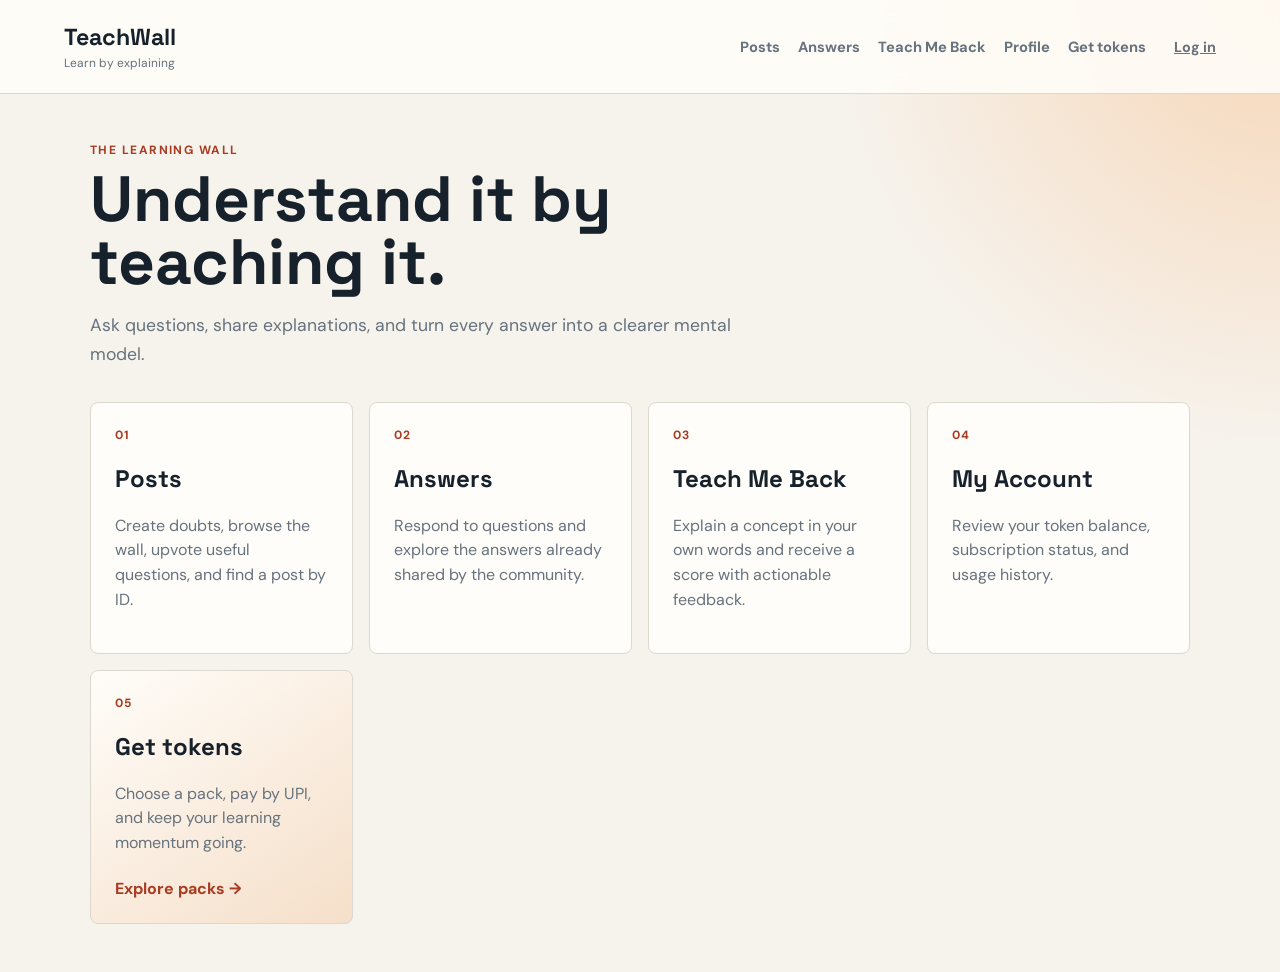
<file: index.html>
<!doctype html>
<html lang="en"><head><meta charset="UTF-8"><meta name="viewport" content="width=device-width,initial-scale=1"><title>TeachWall</title><link rel="stylesheet" href="styles.css"></head>
<body><header class="site-header" data-site-header></header><main>
<section class="intro"><div class="eyebrow">The learning wall</div><h1>Understand it by teaching it.</h1><p>Ask questions, share explanations, and turn every answer into a clearer mental model.</p></section>
<section class="grid">
<a class="module" href="posts.html"><div class="eyebrow">01</div><h2>Posts</h2><p>Create doubts, browse the wall, upvote useful questions, and find a post by ID.</p></a>
<a class="module" href="answers.html"><div class="eyebrow">02</div><h2>Answers</h2><p>Respond to questions and explore the answers already shared by the community.</p></a>
<a class="module" href="teachback.html"><div class="eyebrow">03</div><h2>Teach Me Back</h2><p>Explain a concept in your own words and receive a score with actionable feedback.</p></a>
<a class="module" href="profile.html"><div class="eyebrow">04</div><h2>My Account</h2><p>Review your token balance, subscription status, and usage history.</p></a>
<a class="module payment-module" href="payment.html"><div class="eyebrow">05</div><h2>Get tokens</h2><p>Choose a pack, pay by UPI, and keep your learning momentum going.</p><span class="module-arrow">Explore packs &rarr;</span></a>
</section></main><script src="app.js"></script><script>renderHeader();</script></body></html>
</file>
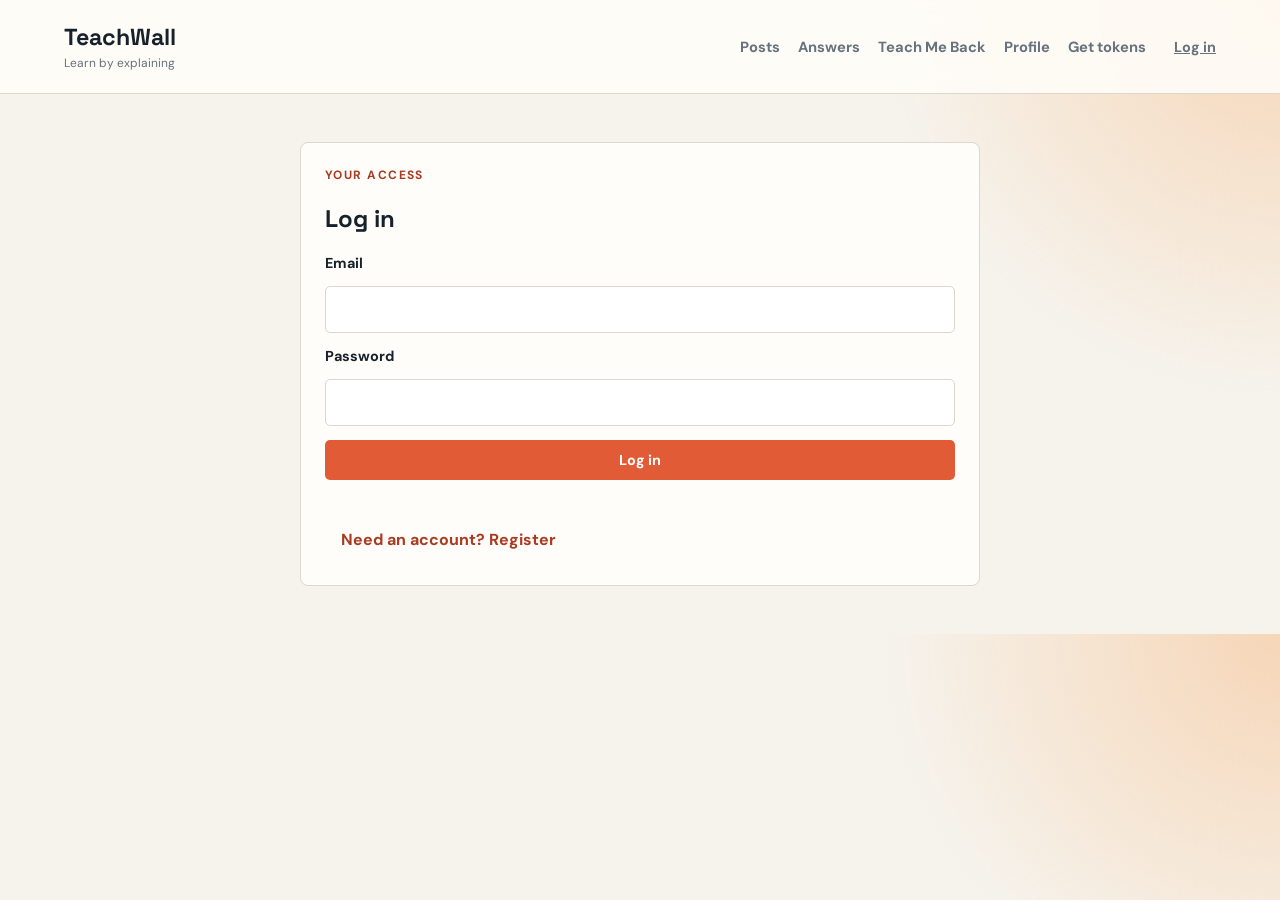
<file: admin.html>
<!doctype html>
<html lang="en"><head><meta charset="UTF-8"><meta name="viewport" content="width=device-width,initial-scale=1"><title>Admin | TeachWall</title><link rel="stylesheet" href="styles.css"></head>
<body><header class="site-header" data-site-header></header><main><section class="intro"><div class="eyebrow">Administration</div><h1>Manage members.</h1><p>Update token balances, reset expired balances, or change a member's role.</p></section><section class="panel"><div class="actions"><h2 style="margin:0 auto 0 0">Users</h2><button id="reload" class="secondary" type="button">Refresh</button></div><div id="adminMessage" class="message" role="status"></div><div class="table-wrap"><table><thead><tr><th>User</th><th>Role</th><th>Remaining</th><th>Actions</th></tr></thead><tbody id="users"></tbody></table></div></section></main><script src="app.js"></script><script>
renderHeader('admin');
if (!requireAuth()) throw new Error('Authentication required');

const users = document.getElementById('users');
const message = document.getElementById('adminMessage');

function roleActionLabel(role) {
    return role === 'User' ? 'Make Admin Or SuperAdmin' : 'Make user';
}

function roleActionValue(role) {
    if (role !== 'User') return '0';
    const requestedRole = prompt('Enter the new role: Admin or SuperAdmin', 'Admin');
    if (!requestedRole) return null;
    const normalizedRole = requestedRole.trim().toLowerCase();
    if (normalizedRole === 'admin') return '1';
    if (normalizedRole === 'superadmin') return '2';
    showMessage(message, 'Role must be Admin or SuperAdmin.', 'error');
    return null;
}

async function loadUsers() {
    try {
        const data = await apiFetch('/admin/users');
        users.innerHTML = data.map(user => `
            <tr>
                <td>${user.username}<br><span class="muted">${user.email}</span></td>
                <td>${user.role}</td>
                <td>${user.remainingTokens}</td>
                <td><div class="actions">
                    <button type="button" data-add="${user.id}">Add tokens</button>
                    <button type="button" class="secondary" data-reset="${user.id}">Reset</button>
                    <button type="button" class="secondary" data-role="${user.id}" data-current-role="${user.role}">${roleActionLabel(user.role)}</button>
                </div></td>
            </tr>`).join('');
    } catch (error) {
        showMessage(message, error.message, 'error');
    }
}

users.addEventListener('click', async event => {
    const button = event.target.closest('button');
    if (!button) return;

    const userId = Number(button.dataset.add || button.dataset.reset || button.dataset.role);
    button.disabled = true;

    try {
        if (button.dataset.add) {
            const amount = prompt('Tokens to add:', '25000');
            if (!amount) return;
            const tokenAmount = Number(amount);
            if (!Number.isInteger(tokenAmount) || tokenAmount <= 0) {
                throw new Error('Enter a positive whole number of tokens.');
            }
            await apiFetch(`/admin/users/${userId}/tokens`, {
                method: 'PUT',
                body: JSON.stringify({ userId, availableTokens: tokenAmount, reason: 'Amount Paid' })
            });
            showMessage(message, 'Tokens updated successfully.', 'success');
        } else if (button.dataset.reset) {
            if (!confirm('Reset this user tokens?')) return;
            await apiFetch(`/admin/users/${userId}/reset-tokens`, {
                method: 'POST',
                body: JSON.stringify({ userId, reason: 'Token Expired' })
            });
            showMessage(message, 'Tokens reset successfully.', 'success');
        } else if (button.dataset.role) {
            const role = roleActionValue(button.dataset.currentRole);
            if (role === null) return;
            await apiFetch(`/admin/users/${userId}/assign-role`, {
                method: 'POST',
                body: JSON.stringify({ userId, role })
            });
            showMessage(message, 'Role updated successfully.', 'success');
        }
        await loadUsers();
    } catch (error) {
        showMessage(message, error.message, 'error');
    } finally {
        button.disabled = false;
    }
});

document.getElementById('reload').addEventListener('click', loadUsers);
loadUsers();
</script></body></html>
</file>
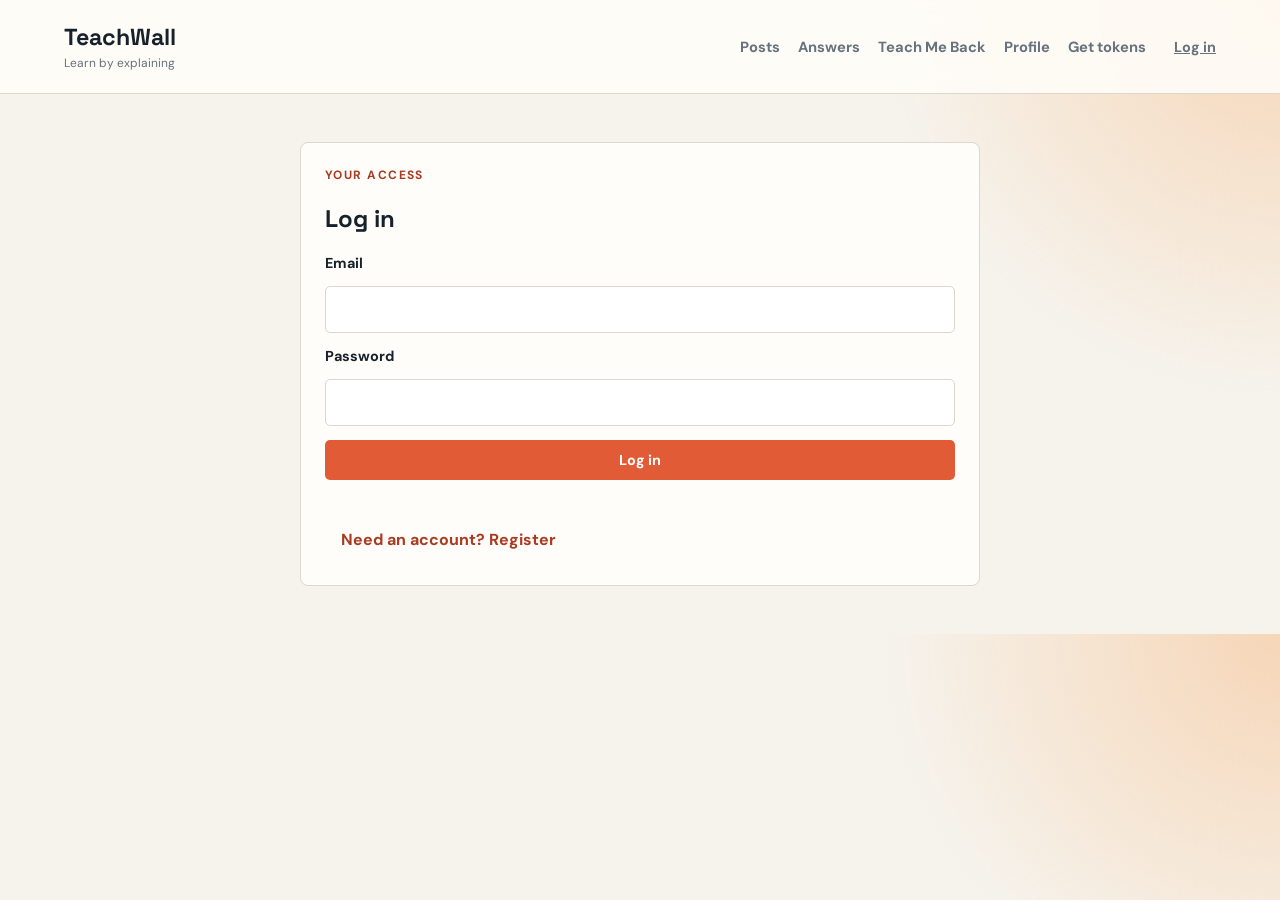
<file: answers.html>
<!doctype html>
<html lang="en"><head><meta charset="UTF-8"><meta name="viewport" content="width=device-width,initial-scale=1"><title>Answers | TeachWall</title><link rel="stylesheet" href="styles.css"></head>
<body><header class="site-header" data-site-header></header><main><section class="intro"><div class="eyebrow">Community</div><h1>Answers that move ideas forward.</h1><p>Choose a post, add what you know, and make the next explanation easier to find.</p></section><div class="grid"><section class="panel"><h2>Submit an answer</h2><form id="answerForm"><label for="postId">Post ID</label><input id="postId" type="number" min="0" required><label for="answer">Your answer</label><textarea id="answer" required placeholder="Explain it clearly..."></textarea><label for="author">Author</label><input id="author" required><button>Submit answer</button></form><div id="answerMessage" class="message"></div></section><section class="panel"><h2>Load answers</h2><form id="answersForm"><label for="answersPostId">Post ID</label><input id="answersPostId" type="number" min="0" required><button class="secondary">Load answers</button></form><div id="answersList"></div></section></div><section class="panel" style="margin-top:16px"><h2>Find an answer</h2><form id="singleForm"><label for="answerId">Answer ID</label><input id="answerId" type="number" min="0" required><div class="actions"><button>Load answer</button><button type="button" id="deleteAnswer" class="danger">Delete answer</button></div></form><div id="singleAnswer" class="message"></div></section></main><script src="app.js"></script><script>
renderHeader('answers');if(!requireAuth())throw new Error('Authentication required');const postQuery=new URLSearchParams(location.search).get('postId');if(postQuery){postId.value=postQuery;answersPostId.value=postQuery}author.value=getCurrentUser()?.username||'';function renderAnswers(data){const items=Array.isArray(data)?data:data.answers||data.items||[];answersList.innerHTML=items.length?items.map(a=>`<article class="answer-item"><p>${a.answer||a.text||''}</p><div class="post-meta">By ${a.author||'Anonymous'} · Answer #${a.id}</div></article>`).join(''):'<p class="muted">No answers found.</p>'}async function loadAnswers(id){answersList.textContent='Loading answers...';try{renderAnswers(await apiFetch('/answers/post/'+id))}catch(e){showMessage(answersList,e.message,'error')}}document.getElementById('answerForm').onsubmit=async e=>{e.preventDefault();try{await apiFetch('/answers',{method:'POST',body:JSON.stringify({postId:Number(postId.value),answer:answer.value.trim(),author:author.value.trim()})});showMessage(answerMessage,'Answer submitted.','success');e.target.reset();author.value=getCurrentUser()?.username||'';await loadAnswers(postId.value)}catch(x){showMessage(answerMessage,x.message,'error')}};document.getElementById('answersForm').onsubmit=e=>{e.preventDefault();loadAnswers(answersPostId.value)};document.getElementById('singleForm').onsubmit=async e=>{e.preventDefault();try{const a=await apiFetch('/answers/'+Number(answerId.value));singleAnswer.innerHTML=`<article class="answer-item"><p>${a.answer||a.text||''}</p><div class="post-meta">By ${a.author||'Anonymous'}</div></article>`}catch(x){showMessage(singleAnswer,x.message,'error')}};document.getElementById('deleteAnswer').onclick=async()=>{try{const id=Number(answerId.value);if(!confirm('Delete this answer?'))return;await apiFetch('/answers/'+id,{method:'DELETE'});showMessage(singleAnswer,'Answer deleted.','success')}catch(x){showMessage(singleAnswer,x.message,'error')}};if(postQuery)loadAnswers(postQuery);
</script></body></html>
</file>
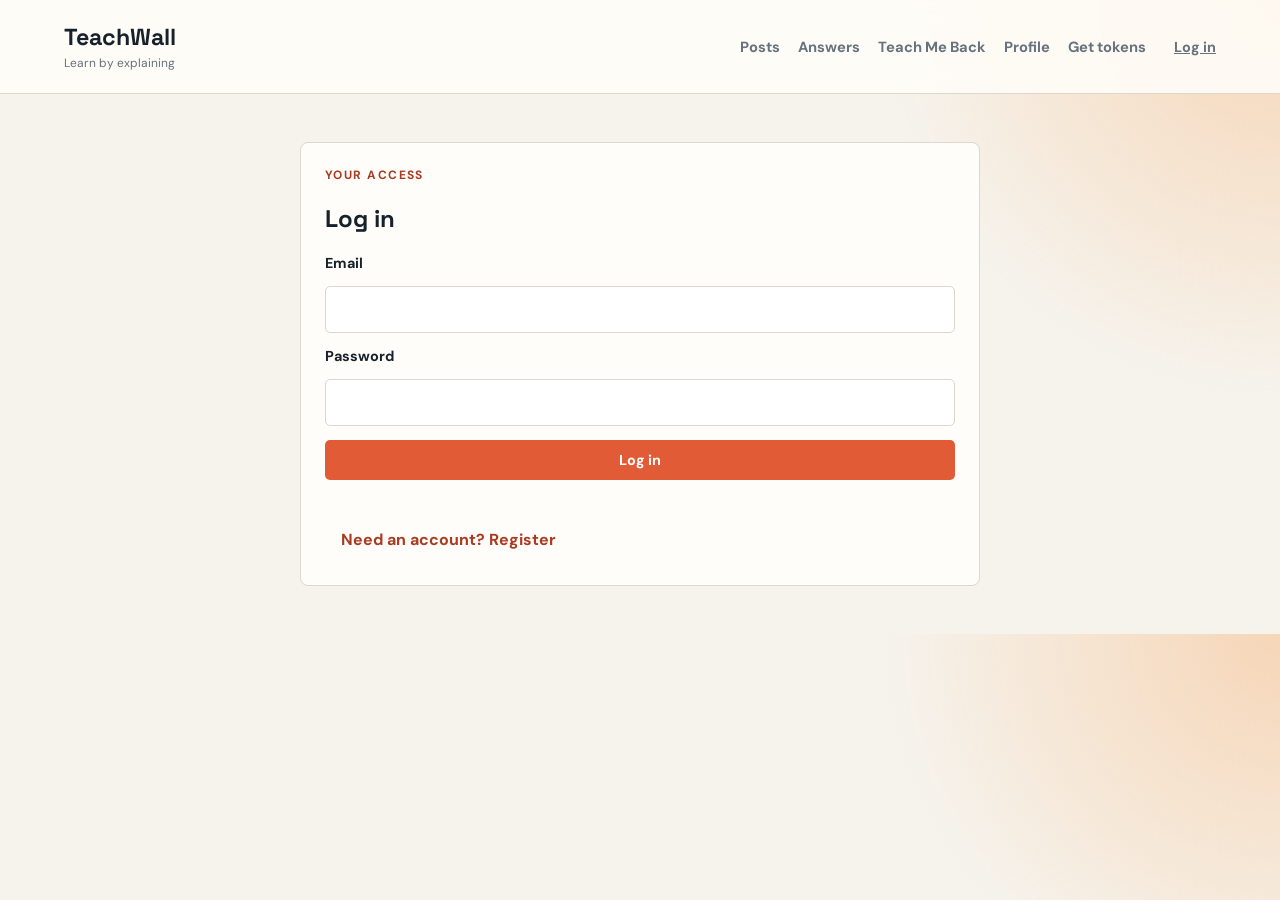
<file: auth.html>
<!doctype html>
<html lang="en"><head><meta charset="UTF-8"><meta name="viewport" content="width=device-width,initial-scale=1"><title>Log in | TeachWall</title><link rel="stylesheet" href="styles.css"></head>
<body><header class="site-header" data-site-header></header><main class="narrow"><section class="panel"><div class="eyebrow">Your access</div><h1 id="authTitle">Log in</h1><form id="authForm"><div id="usernameField" class="hidden"><label for="username">Username</label><input id="username" autocomplete="username"></div><label for="email">Email</label><input id="email" type="email" required autocomplete="email"><label for="password">Password</label><input id="password" type="password" required autocomplete="current-password"><button id="authSubmit">Log in</button></form><div id="authMessage" class="message" role="status"></div><button id="toggleAuth" class="link-button" type="button">Need an account? Register</button></section></main><script src="app.js"></script><script>
renderHeader(); let registerMode=false; const form=document.getElementById('authForm'); const title=document.getElementById('authTitle'); const username=document.getElementById('usernameField'); const submit=document.getElementById('authSubmit'); const toggle=document.getElementById('toggleAuth'); const message=document.getElementById('authMessage');
toggle.addEventListener('click',()=>{registerMode=!registerMode; title.textContent=registerMode?'Register':'Log in'; username.classList.toggle('hidden',!registerMode); document.getElementById('password').autocomplete=registerMode?'new-password':'current-password'; submit.textContent=registerMode?'Create account':'Log in'; toggle.textContent=registerMode?'Already have an account? Log in':'Need an account? Register';});
form.addEventListener('submit',async e=>{e.preventDefault(); submit.disabled=true; showMessage(message,registerMode?'Creating account...':'Signing in...'); try { const path=registerMode?'/auth/register':'/auth/login'; const body=registerMode?{username:document.getElementById('username').value.trim(),email:email.value.trim(),password:password.value}:{email:email.value.trim(),password:password.value}; const data=await apiFetch(path,{method:'POST',body:JSON.stringify(body)}); if(registerMode){showMessage(message,'Registration successful. You can now log in.','success'); toggle.click();} else {setSession(data); window.location.href='index.html';} } catch(error){showMessage(message,error.message,'error');} finally{submit.disabled=false;} });
</script></body></html>
</file>
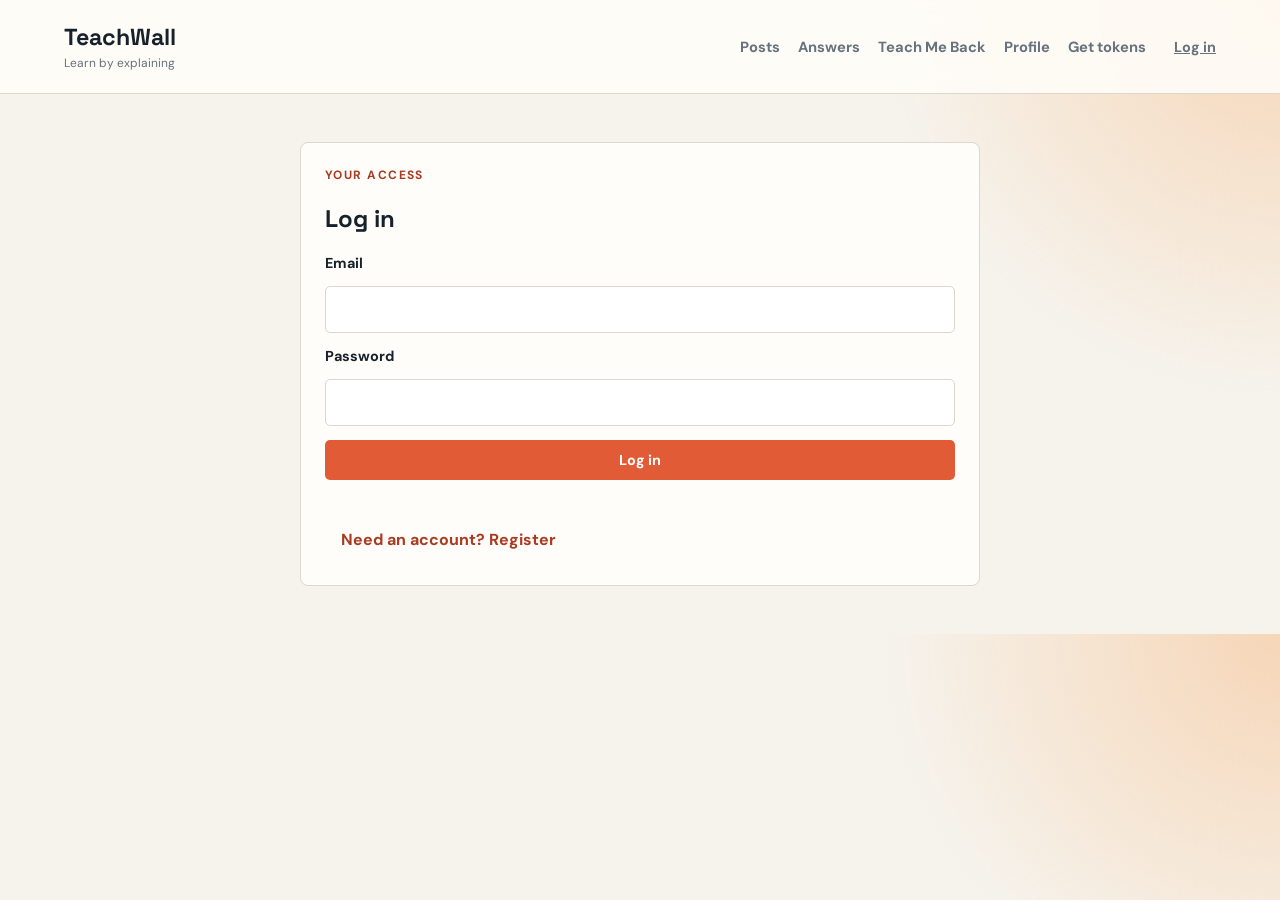
<file: posts.html>
<!doctype html>
<html lang="en"><head><meta charset="UTF-8"><meta name="viewport" content="width=device-width,initial-scale=1"><title>Posts | TeachWall</title><link rel="stylesheet" href="styles.css"></head>
<body><header class="site-header" data-site-header></header><main><section class="intro"><div class="eyebrow">Community</div><h1>The doubt wall</h1><p>Ask clearly. Browse generously. Good questions make a better learning space.</p></section><div class="grid"><section class="panel"><h2>Post a doubt</h2><form id="postForm"><label for="title">Question</label><input id="title" required placeholder="What do you want to understand?"><label for="description">More context</label><textarea id="description" required placeholder="Add details that help others answer..."></textarea><label for="subject">Subject</label><input id="subject" value="General" required><label for="author">Author</label><input id="author" required><button>Publish question</button></form><div id="postMessage" class="message"></div></section><section class="panel"><h2>Find a post</h2><form id="lookupForm"><label for="lookupId">Post ID</label><input id="lookupId" type="number" min="0" required><button class="secondary">Load post</button></form><div id="singlePost" class="message"></div></section></div><section class="panel" style="margin-top:16px"><div class="actions"><h2 style="margin:0 auto 0 0">Recent posts</h2><button id="reload" class="secondary">Refresh</button></div><div id="postsList">Loading posts...</div></section></main><script src="app.js"></script><script>
renderHeader('posts'); if(!requireAuth()) throw new Error('Authentication required'); const list=document.getElementById('postsList'); const parsePost=p=>`<article class="post-item"><h3>${p.title||'Untitled post'}</h3><p>${p.description||''}</p><div class="post-meta">Post #${p.id} · ${p.subject||'General'} · ${p.author||'Anonymous'} · ${p.upvotes||0} upvotes</div><div class="actions"><button data-upvote="${p.id}" class="secondary">Upvote</button><a class="button secondary" href="answers.html?postId=${p.id}">View answers</a></div></article>`;
async function load(){try{const data=await apiFetch('/posts');const posts=Array.isArray(data)?data:data.posts||data.items||[];list.innerHTML=posts.length?posts.map(parsePost).join(''):'No posts found.'; list.querySelectorAll('[data-upvote]').forEach(b=>b.onclick=async()=>{b.disabled=true;try{await apiFetch('/upvotes',{method:'POST',body:JSON.stringify({postId:Number(b.dataset.upvote)})});await load();}catch(e){alert(e.message)}finally{b.disabled=false}})}catch(e){showMessage(list,e.message,'error')}}
document.getElementById('postForm').onsubmit=async e=>{e.preventDefault();const button=e.target.querySelector('button');button.disabled=true;try{await apiFetch('/posts',{method:'POST',body:JSON.stringify({title:title.value.trim(),description:description.value.trim(),subject:subject.value.trim(),author:author.value.trim()})});showMessage(postMessage,'Question published.','success');e.target.reset();subject.value='General';await load()}catch(x){showMessage(postMessage,x.message,'error')}finally{button.disabled=false}};
document.getElementById('lookupForm').onsubmit=async e=>{e.preventDefault();try{const p=await apiFetch('/posts/'+Number(lookupId.value));singlePost.innerHTML=`<article class="post-item"><h3>${p.title}</h3><p>${p.description}</p><div class="post-meta">Post #${p.id} · ${p.subject} · ${p.author}</div></article>`}catch(x){showMessage(singlePost,x.message,'error')}}; document.getElementById('reload').onclick=load; author.value=getCurrentUser()?.username||''; const queryId=new URLSearchParams(location.search).get('postId'); if(queryId){lookupId.value=queryId;document.getElementById('lookupForm').requestSubmit()} load();
</script></body></html>
</file>
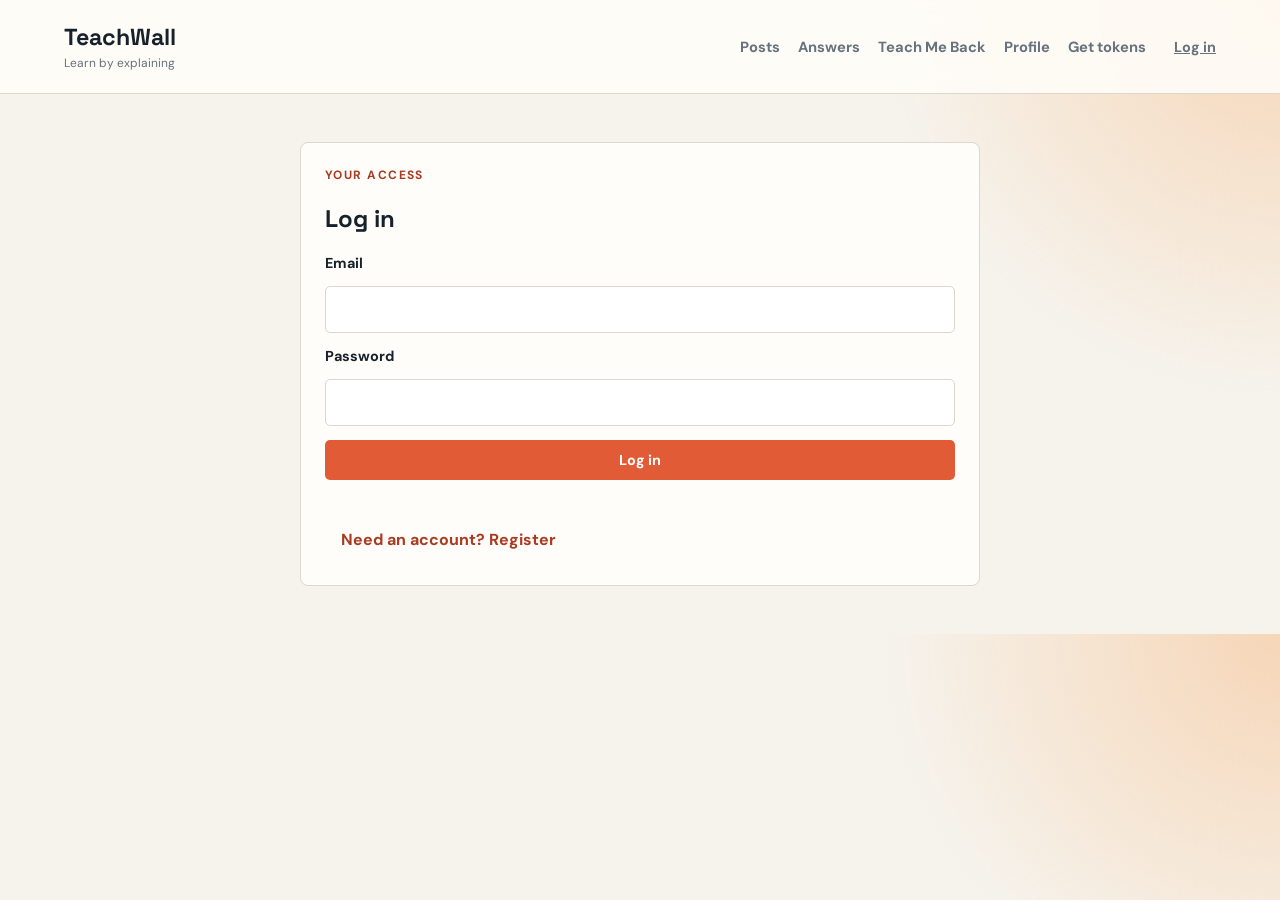
<file: profile.html>
<!doctype html>
<html lang="en"><head><meta charset="UTF-8"><meta name="viewport" content="width=device-width,initial-scale=1"><title>Profile | TeachWall</title><link rel="stylesheet" href="styles.css"></head>
<body><header class="site-header" data-site-header></header><main><section class="intro"><div class="eyebrow">Account</div><h1>Your learning balance.</h1><p>Keep an eye on the tokens used by your TeachWall activity.</p></section><section id="profile" class="panel">Loading profile...</section><section class="panel" style="margin-top:16px"><div class="actions"><h2 style="margin:0 auto 0 0">Usage history</h2><button id="refresh" class="secondary">Refresh</button></div><div class="table-wrap"><table><thead><tr><th>Action</th><th>Tokens</th><th>Description</th><th>Date</th></tr></thead><tbody id="history"></tbody></table></div></section></main><script src="app.js"></script><script>
renderHeader('profile');if(!requireAuth())throw new Error('Authentication required');const profile=document.getElementById('profile');async function load(){try{const [p,s,h]=await Promise.all([apiFetch('/users/profile'),apiFetch('/users/subscription-status'),apiFetch('/users/token-usage-history?limit=50')]);profile.innerHTML=`<h2>${p.username}</h2><p class="muted">${p.email}</p><div class="stats"><div class="stat"><strong>${p.remainingTokens}</strong><span>Remaining tokens</span></div><div class="stat"><strong>${p.usedTokens}</strong><span>Used tokens</span></div><div class="stat"><strong>${s.usagePercentage}%</strong><span>Usage</span></div><div class="stat"><strong>${s.isSubscriptionActive?'Active':'Inactive'}</strong><span>Subscription</span></div></div>`;document.getElementById('history').innerHTML=(Array.isArray(h)?h:[]).map(x=>`<tr><td>${x.action}</td><td>${x.tokensUsed}</td><td>${x.description}</td><td>${new Date(x.createdAt).toLocaleString()}</td></tr>`).join('')||'<tr><td colspan="4">No usage yet.</td></tr>'}catch(e){showMessage(profile,e.message,'error')}}document.getElementById('refresh').onclick=load;load();
</script></body></html>
</file>
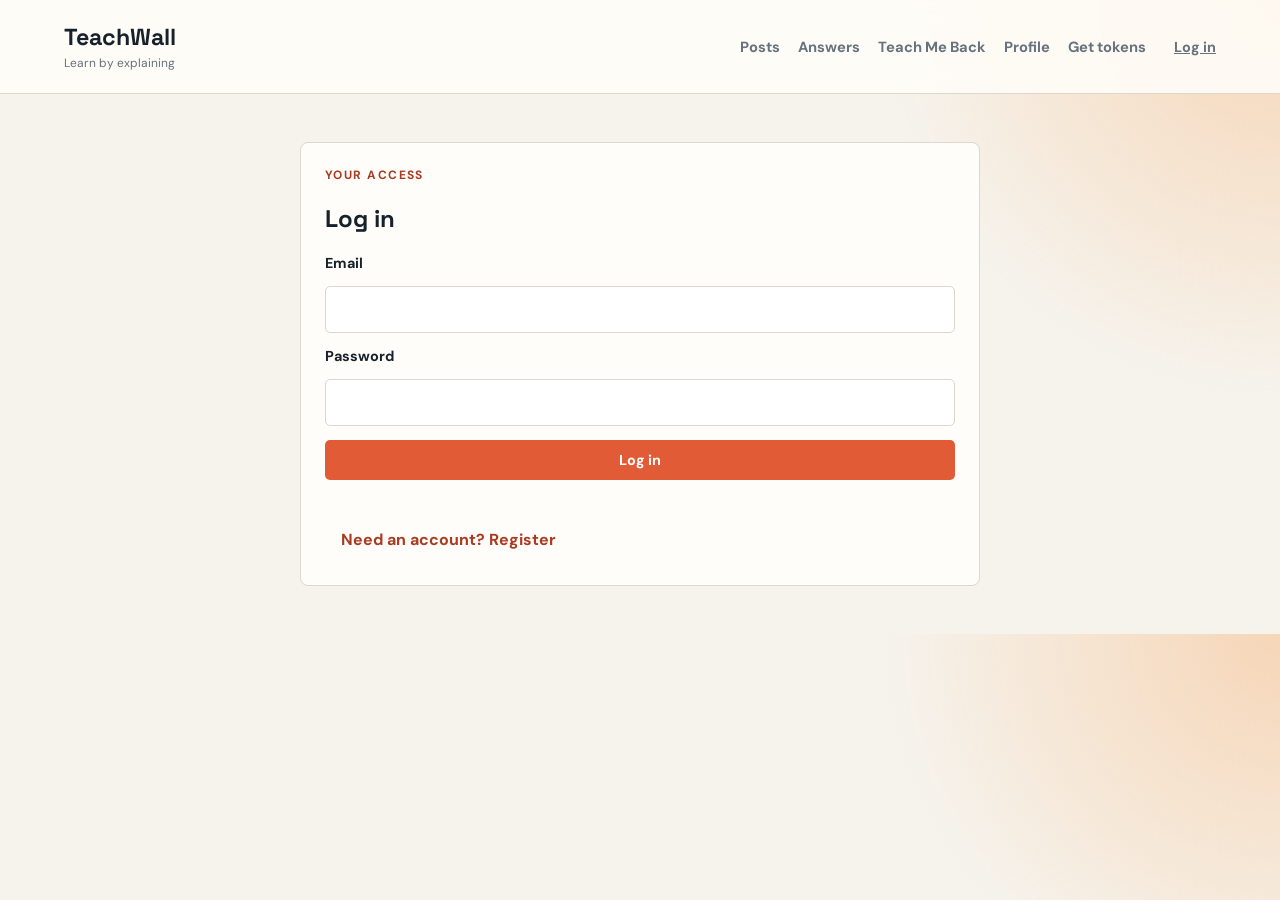
<file: teachback.html>
<!doctype html>
<html lang="en"><head><meta charset="UTF-8">
    <meta name="viewport" content="width=device-width,initial-scale=1">
    <title>Teach Me Back | TeachWall</title><link rel="stylesheet" href="styles.css"></head>
<body><header class="site-header" data-site-header></header><main class="narrow"><section class="intro"><div class="eyebrow">Practice</div><h1>Teach me back.</h1><p>Explain the idea as if you were helping a friend. The service will score clarity and give you a useful next step.</p></section><section class="panel"><form id="teachForm"><label for="topic">Topic</label><input id="topic" required placeholder="e.g. object-oriented programming"><label for="explanation">Your explanation</label><textarea id="explanation" required placeholder="Write your explanation in your own words..."></textarea><button id="submitTeach">Check explanation</button></form><div id="result" class="message"></div></section></main><script src="app.js"></script><script>
renderHeader('teachback'); if(!requireAuth()) throw new Error('Authentication required'); const form=document.getElementById('teachForm');const result=document.getElementById('result');const user=getCurrentUser();form.onsubmit=async e=>{e.preventDefault();const button=document.getElementById('submitTeach');button.disabled=true;showMessage(result,'Scoring your explanation...');try{const data=await apiFetch('/teachback',{method:'POST',body:JSON.stringify({userId:Number(user?.userId),topic:topic.value.trim(),text:explanation.value.trim()})});result.className='panel';result.innerHTML=`<div class="eyebrow">Result</div><h2>${data.level||'Feedback'}</h2><div class="stats"><div class="stat"><strong>${data.scoreOutOf10??'-'}/10</strong><span>Score</span></div><div class="stat"><strong>${data.starRating??'-'}/5</strong><span>Rating</span></div></div><p>${data.feedback||'No feedback returned.'}</p>`}catch(x){showMessage(result,x.message,'error')}finally{button.disabled=false}};
</script></body></html>
</file>
<file: styles.css>
@import url('https://fonts.googleapis.com/css2?family=DM+Sans:wght@400;500;700&family=Space+Grotesk:wght@500;700&display=swap');

:root { --ink:#17212b; --muted:#66727d; --paper:#f6f3ed; --panel:#fffdf9; --line:#ddd8ce; --accent:#e15b36; --accent-dark:#a83b22; --teal:#147d78; }
* { box-sizing:border-box; }
body { margin:0; color:var(--ink); background:radial-gradient(circle at top right,#f6d6b7 0,transparent 28%),var(--paper); font-family:'DM Sans',sans-serif; }
a { color:inherit; }
.site-header { display:flex; align-items:center; gap:28px; padding:22px clamp(20px,5vw,70px); border-bottom:1px solid var(--line); background:rgba(255,253,249,.88); backdrop-filter:blur(12px); position:sticky; top:0; z-index:2; }
.brand { margin-right:auto; display:flex; flex-direction:column; gap:3px; }.brand a { font:700 1.45rem 'Space Grotesk',sans-serif; text-decoration:none; }.brand span { color:var(--muted); font-size:.75rem; }
nav { display:flex; gap:18px; } nav a { text-decoration:none; color:var(--muted); font-weight:700; font-size:.92rem; } nav a.active,nav a:hover { color:var(--accent-dark); }
.account { display:flex; gap:12px; align-items:center; color:var(--muted); font-size:.9rem; }.account a { font-weight:700; }.link-button { border:0; background:none; color:var(--accent-dark); cursor:pointer; font:inherit; font-weight:700; }
main { width:min(1100px,calc(100% - 40px)); margin:48px auto; }.narrow { width:min(680px,calc(100% - 40px)); }
h1,h2,h3 { font-family:'Space Grotesk',sans-serif; }.eyebrow { color:var(--accent-dark); text-transform:uppercase; letter-spacing:.12em; font-size:.75rem; font-weight:700; }.intro { max-width:680px; margin-bottom:34px; }.intro h1 { font-size:clamp(2.3rem,5vw,4.5rem); line-height:.98; margin:10px 0 18px; }.intro p { color:var(--muted); font-size:1.1rem; line-height:1.6; }
.grid { display:grid; grid-template-columns:repeat(auto-fit,minmax(220px,1fr)); gap:16px; }.module,.panel,.post-item,.answer-item { background:var(--panel); border:1px solid var(--line); border-radius:8px; padding:24px; }.module { min-height:170px; text-decoration:none; transition:transform .2s,box-shadow .2s; }.module:hover { transform:translateY(-3px); box-shadow:0 12px 28px #74472b1a; }.module p,.muted { color:var(--muted); line-height:1.55; }
form { display:grid; gap:14px; }label { font-weight:700; font-size:.9rem; }input,textarea,select { width:100%; padding:12px 13px; border:1px solid var(--line); border-radius:5px; background:#fff; font:inherit; color:var(--ink); }textarea { min-height:130px; resize:vertical; }button,.button { display:inline-block; border:0; border-radius:5px; padding:11px 16px; background:var(--accent); color:white; cursor:pointer; font:700 .9rem 'DM Sans',sans-serif; text-decoration:none; }.secondary { background:#e8eee9; color:var(--teal); }.danger { background:#a83b22; }.actions { display:flex; flex-wrap:wrap; gap:8px; margin-top:14px; }button:disabled { opacity:.6; cursor:wait; }
.post-item,.answer-item { margin-top:14px; }.post-item h3 { margin:0 0 8px; }.post-meta { color:var(--muted); font-size:.86rem; }.message { min-height:24px; margin-top:14px; line-height:1.5; }.success { color:#147d55; }.error { color:#a83b22; }.stats { display:grid; grid-template-columns:repeat(auto-fit,minmax(140px,1fr)); gap:12px; margin:18px 0; }.stat { padding:18px; background:#edf3ee; border-radius:6px; }.stat strong { display:block; font:700 1.5rem 'Space Grotesk'; }.stat span { color:var(--muted); font-size:.82rem; }.table-wrap { overflow:auto; }table { width:100%; border-collapse:collapse; }th,td { text-align:left; padding:12px 8px; border-bottom:1px solid var(--line); white-space:nowrap; }th { color:var(--muted); font-size:.8rem; text-transform:uppercase; }.hidden { display:none; }
.module-arrow { display:block; margin-top:22px; color:var(--accent-dark); font-weight:700; }.payment-module { background:linear-gradient(145deg,#fffdf9,#f5dfc9); }
.payment-page main { width:min(1180px,calc(100% - 40px)); }.payment-hero { max-width:760px; padding:28px 0 42px; }.payment-hero h1 { margin:12px 0 18px; font-size:clamp(3rem,7vw,6rem); line-height:.9; letter-spacing:-.03em; }.payment-hero h1 em { color:var(--accent); font-style:normal; }.payment-hero p { max-width:570px; color:var(--muted); font-size:1.1rem; line-height:1.6; }.payment-trust { display:flex; flex-wrap:wrap; gap:9px; margin-top:26px; }.payment-trust span { padding:8px 11px; border:1px solid var(--line); border-radius:99px; color:var(--teal); background:#edf3ee; font-size:.78rem; font-weight:700; }.payment-layout { display:grid; grid-template-columns:minmax(0,1.05fr) minmax(340px,.95fr); gap:18px; align-items:stretch; }.payment-card { border:1px solid var(--line); border-radius:8px; background:var(--panel); padding:clamp(22px,4vw,38px); box-shadow:0 18px 40px #74472b12; }.card-kicker { color:var(--accent-dark); font-size:.75rem; font-weight:700; letter-spacing:.12em; text-transform:uppercase; }.payment-card h2 { margin:10px 0 24px; font-size:clamp(1.6rem,3vw,2.3rem); }.package-list { display:grid; gap:10px; }.package { display:grid; grid-template-columns:1fr auto auto; align-items:center; gap:15px; width:100%; margin:0; padding:16px; border:1px solid var(--line); border-radius:6px; color:var(--ink); background:#fff; text-align:left; }.package:hover,.package.selected { border-color:var(--accent); box-shadow:0 0 0 2px #e15b3620; }.package strong,.package small { display:block; }.package small { margin-top:4px; color:var(--muted); font-size:.78rem; font-weight:400; }.package b { color:var(--teal); font-size:.9rem; }.package i { min-width:48px; color:var(--accent-dark); font-style:normal; font-weight:700; text-align:right; }.payment-summary { display:flex; justify-content:space-between; gap:12px; margin:24px 0 14px; padding-top:18px; border-top:1px solid var(--line); color:var(--muted); font-size:.9rem; }.payment-summary strong { color:var(--ink); }.payment-continue { width:100%; padding:14px; text-align:center; }.payment-note { color:var(--muted); font-size:.8rem; line-height:1.5; text-align:center; }.qr-card { background:#17212b; color:#fff; }.qr-heading { display:flex; align-items:flex-start; justify-content:space-between; gap:15px; }.qr-heading h2 { margin-bottom:18px; }.upi-badge { padding:7px 10px; border-radius:99px; background:#f6d6b7; color:var(--accent-dark); font-size:.75rem; font-weight:700; }.qr-frame { display:grid; place-items:center; padding:15px; border-radius:6px; background:#fff; }.qr-frame img { display:block; width:min(100%,300px); aspect-ratio:1; }.upi-details { display:grid; gap:5px; margin:22px 0; }.upi-details span { color:#b7c2c9; font-size:.78rem; }.upi-details strong { font:700 1.1rem 'Space Grotesk'; }.upi-details code { color:#f6d6b7; font-size:.9rem; }.qr-instruction { display:grid; grid-template-columns:28px 1fr; gap:10px 12px; align-items:start; border-top:1px solid #ffffff22; padding-top:18px; }.qr-instruction p { margin:2px 0 0; color:#d6dde0; font-size:.82rem; line-height:1.45; }.instruction-number { display:grid; place-items:center; width:25px; height:25px; border-radius:50%; background:var(--accent); font-weight:700; font-size:.8rem; }.payment-footer-note { display:flex; flex-wrap:wrap; align-items:center; gap:10px 20px; margin:18px 0 60px; padding:20px 0; border-top:1px solid var(--line); color:var(--muted); font-size:.88rem; }.payment-footer-note strong { color:var(--ink); }.payment-footer-note span { flex:1; min-width:260px; }.payment-footer-note a { color:var(--accent-dark); font-weight:700; }
@media (max-width:800px) { .site-header { flex-wrap:wrap; gap:14px; }.brand { width:100%; }nav { order:3; width:100%; overflow:auto; }.account { position:absolute; right:20px; top:22px; } }
@media (max-width:760px) { .payment-layout { grid-template-columns:1fr; }.payment-hero h1 { font-size:clamp(3rem,16vw,5rem); }.package { grid-template-columns:1fr auto; }.package i { grid-column:2; grid-row:1; }.package b { grid-column:2; grid-row:2; } }
.qr-options { display:grid; grid-template-columns:1fr 1fr; gap:10px; }.qr-option > span { display:block; margin-bottom:8px; color:#b7c2c9; font-size:.76rem; font-weight:700; text-transform:uppercase; letter-spacing:.08em; }.qr-frame { padding:10px; }.qr-frame img { width:100%; }.qr-option .qr-frame { display:grid; place-items:center; border-radius:6px; background:#fff; }.copy-upi { width:max-content; margin-top:8px; padding:7px 10px; background:#31404a; color:#fff; font-size:.75rem; }
@media (max-width:430px) { .qr-options { gap:7px; }.qr-frame { padding:6px; }.qr-option > span { font-size:.64rem; } }
.toast-stack { position:fixed; right:20px; bottom:20px; z-index:11; display:grid; gap:10px; width:min(360px,calc(100% - 40px)); }.toast { padding:14px 16px; border:1px solid var(--line); border-left:4px solid var(--teal); border-radius:6px; background:var(--panel); box-shadow:0 10px 24px #17212b2b; animation:toast-in .2s ease-out; }.toast-success { border-left-color:#147d55; }.toast-error { border-left-color:var(--accent-dark); }.toast-info { border-left-color:var(--teal); } @keyframes toast-in { from { opacity:0; transform:translateY(8px); } to { opacity:1; transform:translateY(0); } }
</file>
